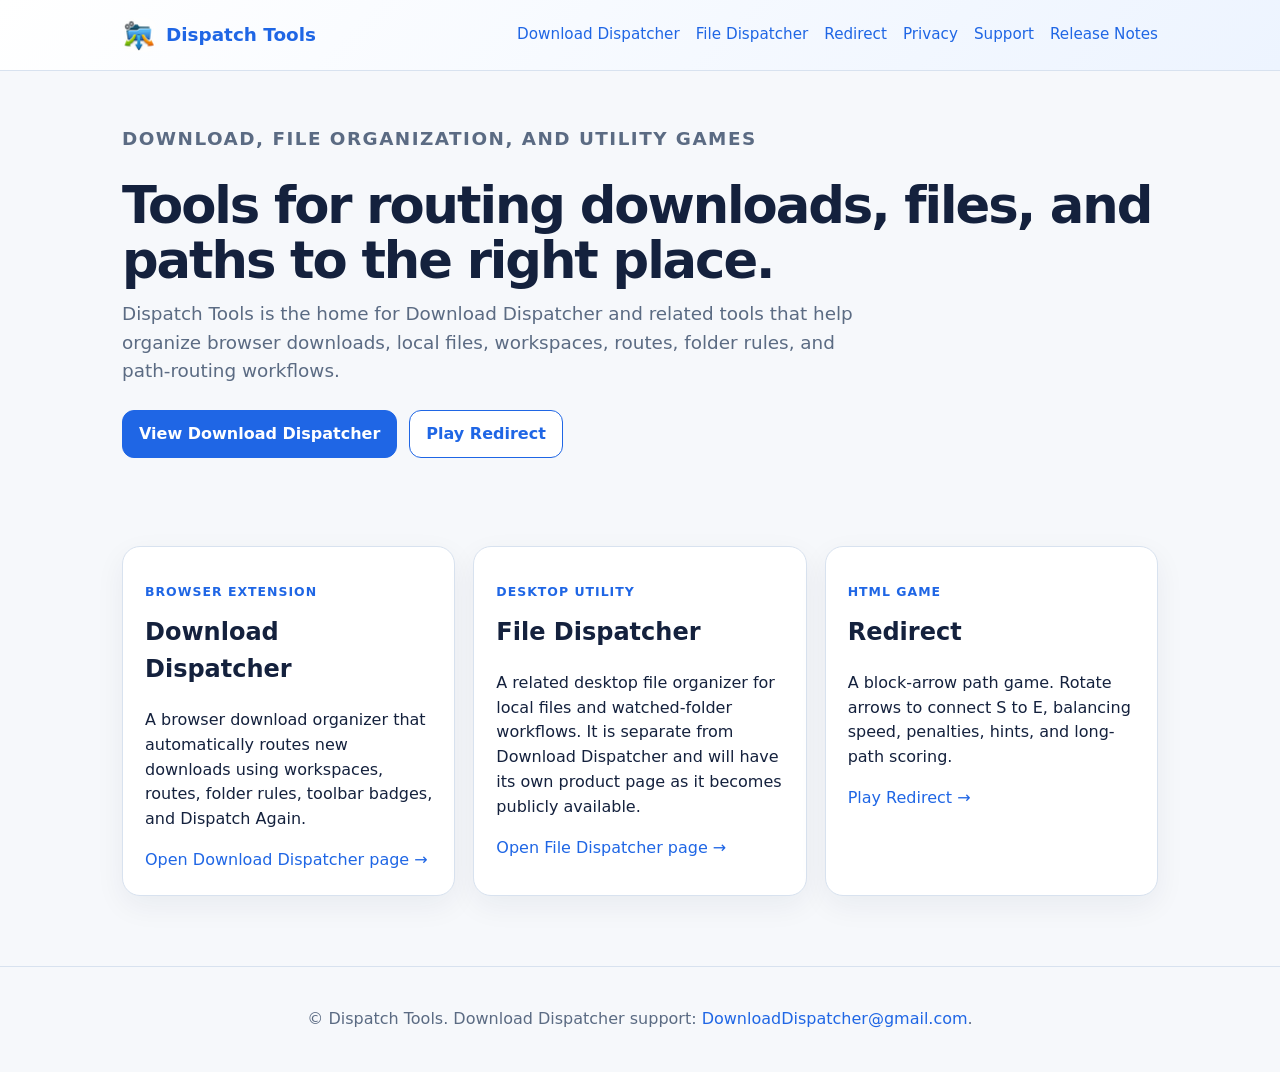
<file: index.html>
<!doctype html>
<html lang="en">
<head>
<meta charset="utf-8">
<meta name="viewport" content="width=device-width, initial-scale=1">
<title>Dispatch Tools</title>
<meta name="description" content="Dispatch Tools — home of Download Dispatcher, Redirect, and related file organization tools.">
<link rel="icon" type="image/png" href="assets/dd-icon32.png">
<link rel="apple-touch-icon" href="assets/dd-icon128.png">
<link rel="stylesheet" href="styles.css">
</head>
<body>
<header><div class="nav"><a class="brand" href="index.html"><span class="logo"><img src="assets/dd-icon32.png" alt="Download Dispatcher icon"></span><span>Dispatch Tools</span></a><nav class="navlinks"><a href="download-dispatcher.html">Download Dispatcher</a><a href="file-dispatcher.html">File Dispatcher</a><a href="redirect/">Redirect</a><a href="privacy.html">Privacy</a><a href="support.html">Support</a><a href="release-notes.html">Release Notes</a></nav></div></header>

<section class="hero"><p class="kicker">Download, file organization, and utility games</p><h1>Tools for routing downloads, files, and paths to the right place.</h1><p>Dispatch Tools is the home for Download Dispatcher and related tools that help organize browser downloads, local files, workspaces, routes, folder rules, and path-routing workflows.</p><div class="actions"><a class="button" href="download-dispatcher.html">View Download Dispatcher</a><a class="button secondary" href="redirect/">Play Redirect</a></div></section>
<main>
  <section class="grid">
    <article class="card">
      <p class="kicker">Browser extension</p>
      <h2>Download Dispatcher</h2>
      <p>A browser download organizer that automatically routes new downloads using workspaces, routes, folder rules, toolbar badges, and Dispatch Again.</p>
      <p><a href="download-dispatcher.html">Open Download Dispatcher page →</a></p>
    </article>
    <article class="card">
      <p class="kicker">Desktop utility</p>
      <h2>File Dispatcher</h2>
      <p>A related desktop file organizer for local files and watched-folder workflows. It is separate from Download Dispatcher and will have its own product page as it becomes publicly available.</p>
      <p><a href="file-dispatcher.html">Open File Dispatcher page →</a></p>
    </article>
    <article class="card">
      <p class="kicker">HTML game</p>
      <h2>Redirect</h2>
      <p>A block-arrow path game. Rotate arrows to connect S to E, balancing speed, penalties, hints, and long-path scoring.</p>
      <p><a href="redirect/">Play Redirect →</a></p>
    </article>
  </section>
</main>

<footer><p>© Dispatch Tools. Download Dispatcher support: <a href="mailto:DownloadDispatcher@gmail.com">DownloadDispatcher@gmail.com</a>.</p></footer>
</body>
</html>
</file>
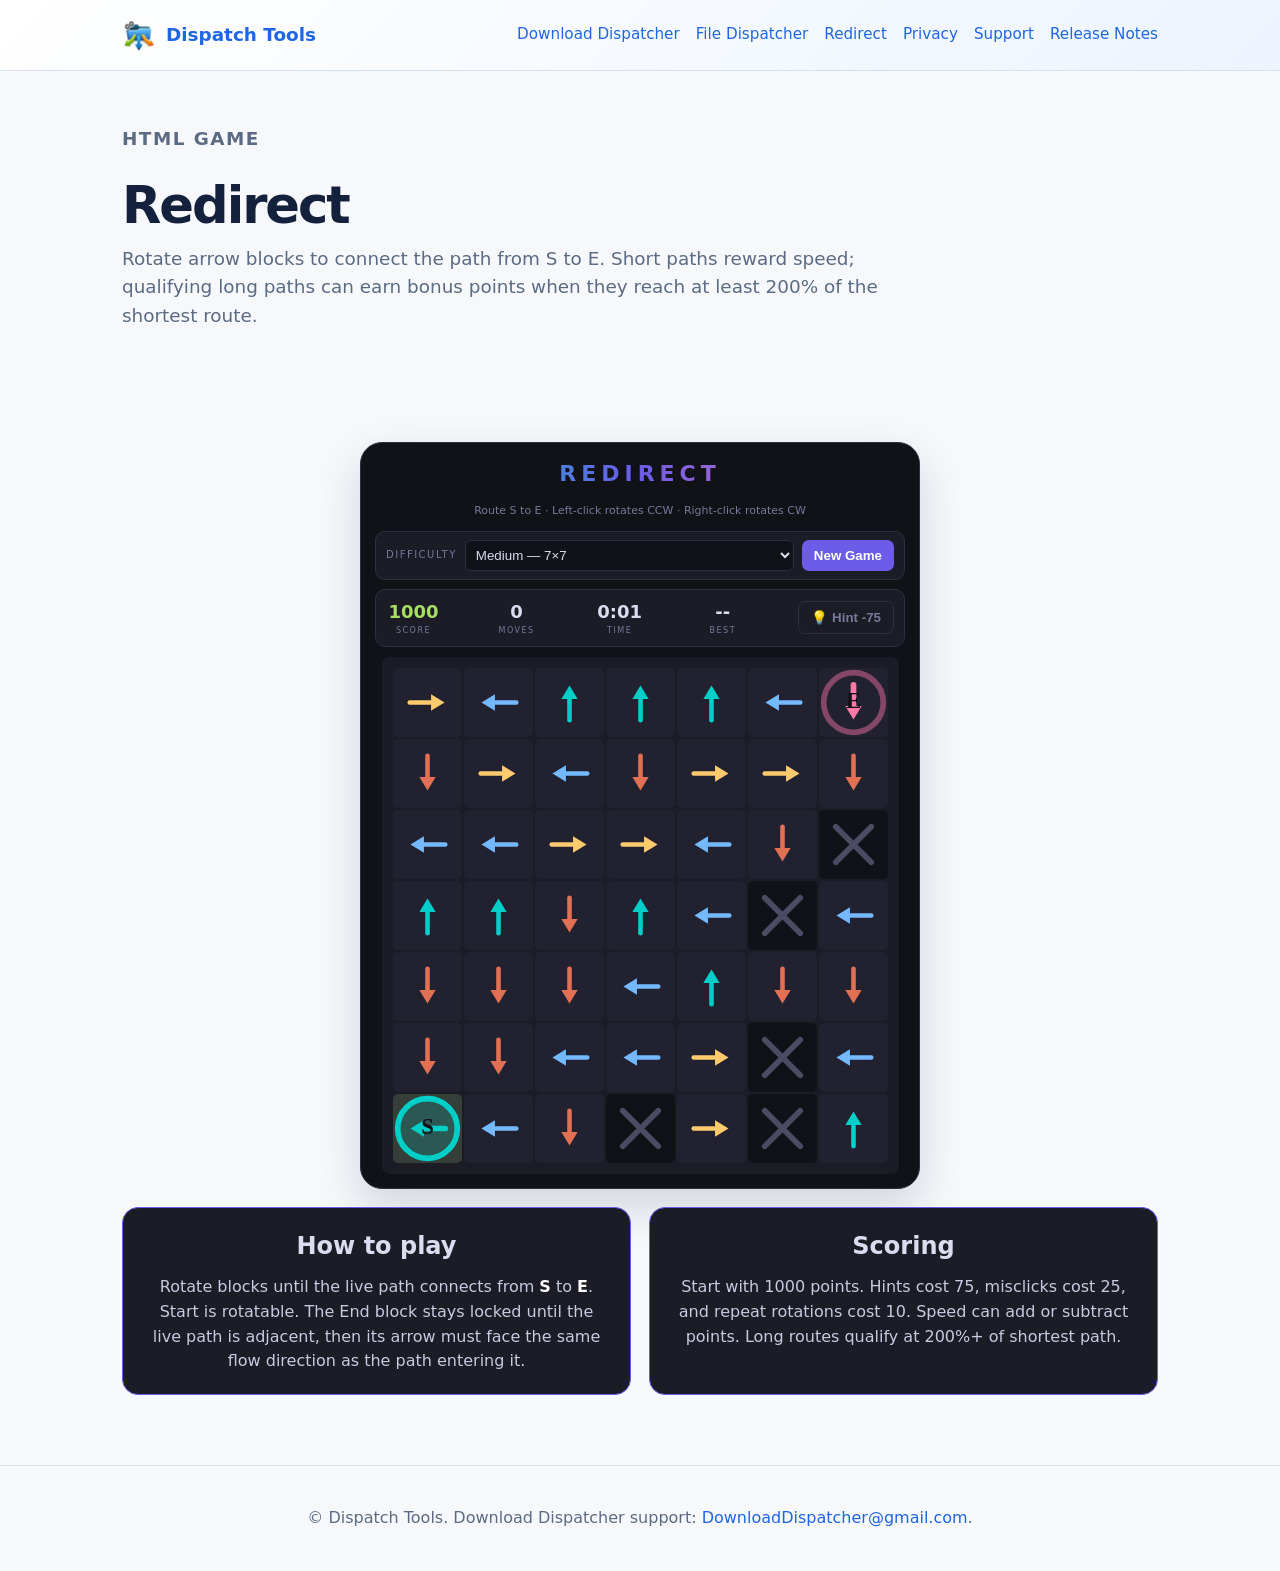
<file: redirect/index.html>
<!doctype html>
<html lang='en'>
<head>
<meta charset='utf-8'>
<meta name='viewport' content='width=device-width, initial-scale=1'>
<title>Redirect — Dispatch Tools</title>
<meta name='description' content='Redirect is a browser-playable block arrow path game from Dispatch Tools.'>
<link rel='icon' type='image/png' href='../assets/dd-icon32.png'>
<link rel='apple-touch-icon' href='../assets/dd-icon128.png'>
<link rel='stylesheet' href='../styles.css'>
<style>
.game-wrap{max-width:560px;margin:0 auto;background:#111118;border:1px solid #2e2e42;border-radius:22px;box-shadow:0 18px 45px rgba(20,33,61,.16);padding:14px;color:#dcdcf0;font-family:Segoe UI,system-ui,sans-serif;user-select:none}.game-head{text-align:center}.game-head h2{margin:0;font-size:22px;letter-spacing:5px;background:linear-gradient(90deg,#00cec9,#6c5ce7,#fd79a8);-webkit-background-clip:text;-webkit-text-fill-color:transparent}.tag{font-size:11px;color:#77789a}.bar,.scores{display:flex;gap:8px;align-items:center;background:#1c1c27;border:1px solid #2e2e42;border-radius:10px;padding:8px 10px;margin-top:9px;flex-wrap:wrap}.bar label{font-size:10px;text-transform:uppercase;letter-spacing:1.5px;color:#77789a}.bar select{flex:1;min-width:140px;background:#111118;color:#dcdcf0;border:1px solid #2e2e42;border-radius:6px;padding:6px}.btn{background:#6c5ce7;color:white;border:0;border-radius:7px;padding:8px 12px;font-weight:800;cursor:pointer}.hint{background:transparent;color:#77789a;border:1px solid #2e2e42}.hint.on{color:#a8e063;border-color:#a8e063}.scores{justify-content:space-between}.stat{text-align:center;min-width:55px}.val{font-size:18px;font-weight:900;color:#dcdcf0}.score .val{color:#a8e063}.lbl{font-size:8px;letter-spacing:1.5px;color:#77789a;text-transform:uppercase}.board{display:flex;justify-content:center;margin-top:10px}canvas{border-radius:8px;max-width:100%;background:#1c1c27;cursor:pointer;touch-action:manipulation}.win{position:fixed;inset:0;background:rgba(10,10,18,.88);display:none;align-items:center;justify-content:center;z-index:10}.win.show{display:flex}.card{background:#1c1c27;border:1px solid #6c5ce7;border-radius:16px;padding:24px 34px;text-align:center;box-shadow:0 0 50px rgba(108,92,231,.35);max-width:92vw}.card h2{margin:0 0 12px}.details{color:#77789a;line-height:1.9;font-size:13px}.details strong{color:#dcdcf0}.dim,.lp{color:#77789a;font-weight:400}.game-info{margin-top:18px}.game-info .info-card{background:#1c1c27!important;border:1px solid #6c5ce7!important;border-radius:16px;padding:20px 24px;text-align:center;box-shadow:none;color:#dcdcf0!important}.game-info .info-card h2{color:#dcdcf0!important;margin:0 0 10px;font-size:24px}.game-info .info-card p{color:#c9c9df!important;line-height:1.55;margin:0;font-size:16px}.game-info .info-card strong{color:#ffffff!important}@media(max-width:520px){.game-wrap{padding:10px;border-radius:16px}.bar,.scores{gap:6px;padding:7px}.btn{padding:7px 9px}.stat{min-width:48px}.game-head h2{font-size:20px}.game-info{display:block}.game-info .info-card{margin:0 0 16px;padding:18px 20px}.game-info .info-card h2{font-size:22px}.game-info .info-card p{font-size:15px;line-height:1.5}}
</style>
</head>
<body>
<header><div class='nav'><a class='brand' href='../index.html'><span class='logo'><img src='../assets/dd-icon32.png' alt='Download Dispatcher icon'></span><span>Dispatch Tools</span></a><nav class='navlinks'><a href='../download-dispatcher.html'>Download Dispatcher</a><a href='../file-dispatcher.html'>File Dispatcher</a><a href='./'>Redirect</a><a href='../privacy.html'>Privacy</a><a href='../support.html'>Support</a><a href='../release-notes.html'>Release Notes</a></nav></div></header>
<section class='hero'><p class='kicker'>HTML game</p><h1>Redirect</h1><p>Rotate arrow blocks to connect the path from S to E. Short paths reward speed; qualifying long paths can earn bonus points when they reach at least 200% of the shortest route.</p></section>
<main>
<section class='game-wrap'>
<div class='game-head'><h2>REDIRECT</h2><p class='tag'>Route S to E · Left-click rotates CCW · Right-click rotates CW</p></div>
<div class='bar'><label for='diff'>Difficulty</label><select id='diff'><option value='easy'>Easy — 5×5</option><option value='medium' selected>Medium — 7×7</option><option value='hard'>Hard — 10×10</option><option value='expert'>Expert — 13×13</option></select><button id='new' class='btn'>New Game</button></div>
<div class='scores'><div class='stat score'><div id='score' class='val'>1000</div><div class='lbl'>Score</div></div><div class='stat'><div id='moves' class='val'>0</div><div class='lbl'>Moves</div></div><div class='stat'><div id='time' class='val'>0:00</div><div class='lbl'>Time</div></div><div class='stat'><div id='best' class='val'>--</div><div class='lbl'>Best</div></div><button id='hint' class='btn hint' title='Show next move (-75)'>💡 Hint -75</button></div>
<div class='board'><canvas id='c'></canvas></div>
</section>
<section class='grid two game-info'><article class='info-card'><h2>How to play</h2><p>Rotate blocks until the live path connects from <strong>S</strong> to <strong>E</strong>. Start is rotatable. The End block stays locked until the live path is adjacent, then its arrow must face the same flow direction as the path entering it.</p></article><article class='info-card'><h2>Scoring</h2><p>Start with 1000 points. Hints cost 75, misclicks cost 25, and repeat rotations cost 10. Speed can add or subtract points. Long routes qualify at 200%+ of shortest path.</p></article></section>
</main>
<div id='win' class='win'><div class='card'><div style='font-size:44px'>🎉</div><h2>Path Complete!</h2><div id='stats' class='details'></div><button id='next' class='btn'>New Puzzle</button></div></div>
<footer><p>© Dispatch Tools. Download Dispatcher support: <a href='mailto:DownloadDispatcher@gmail.com'>DownloadDispatcher@gmail.com</a>.</p></footer>
<script src='game.js'></script>
</body>
</html>
</file>
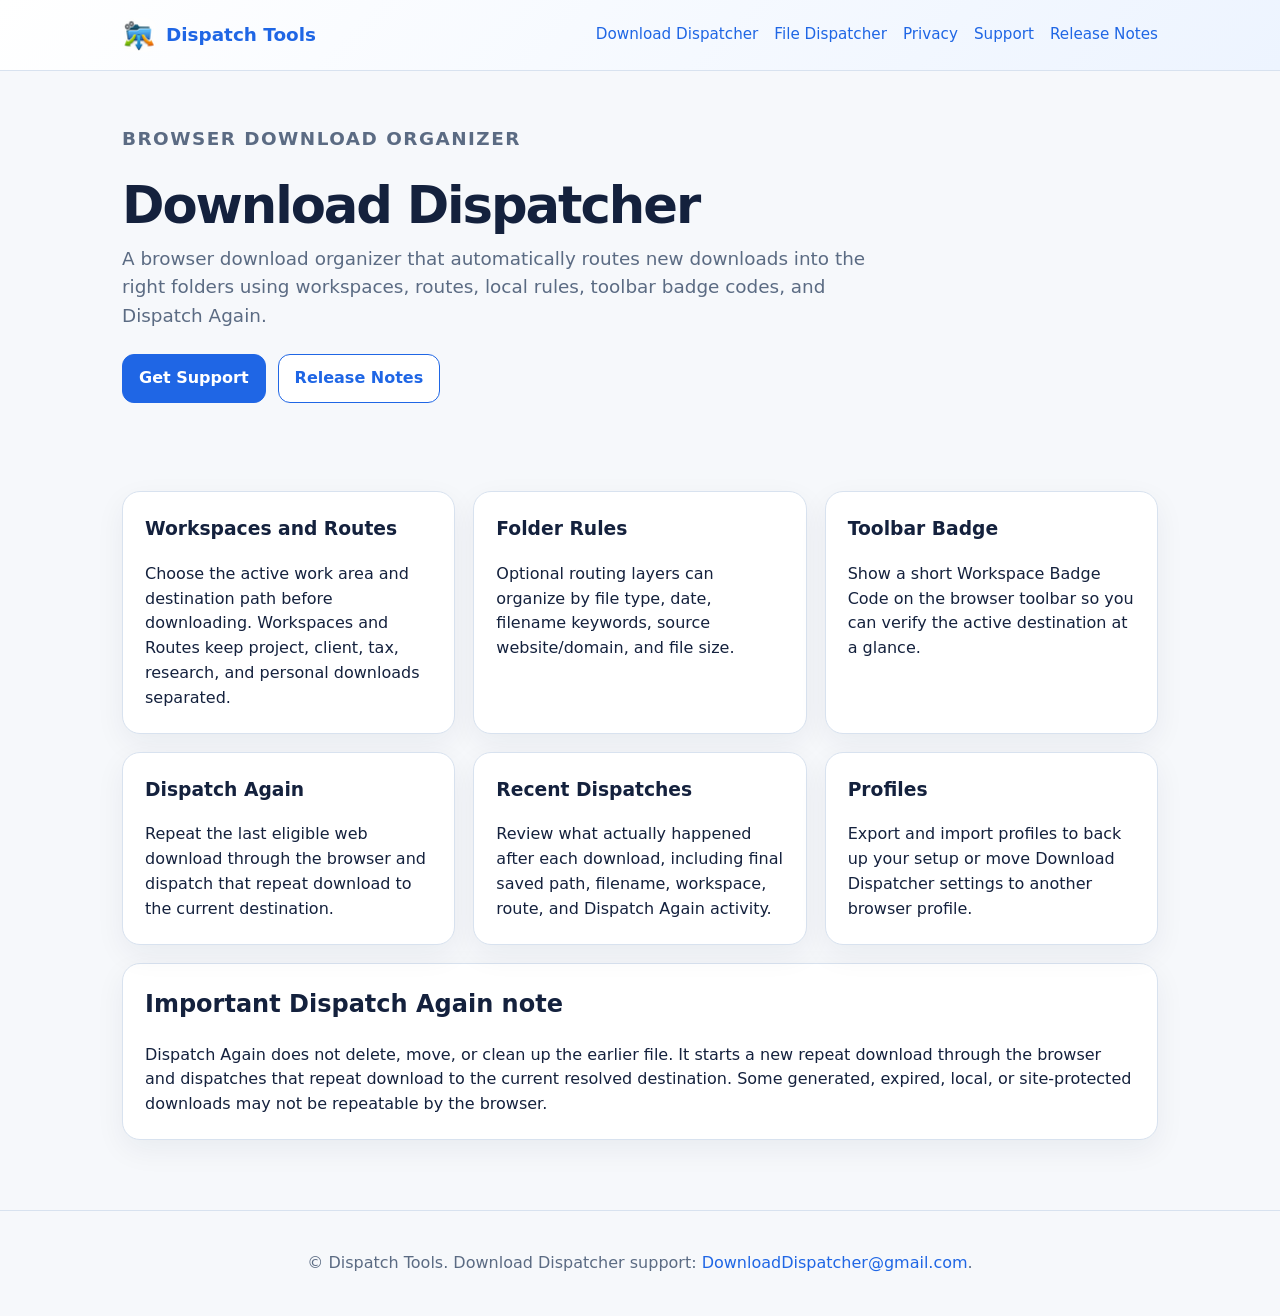
<file: download-dispatcher.html>
<!doctype html>
<html lang="en">
<head>
<meta charset="utf-8">
<meta name="viewport" content="width=device-width, initial-scale=1">
<title>Download Dispatcher — Browser Download Organizer</title>
<meta name="description" content="Download Dispatcher automatically organizes browser downloads with workspaces, routes, folder rules, toolbar badges, and Dispatch Again.">
<link rel="icon" type="image/png" href="assets/dd-icon32.png">
<link rel="apple-touch-icon" href="assets/dd-icon128.png">
<link rel="stylesheet" href="styles.css">
</head>
<body>
<header><div class="nav"><a class="brand" href="index.html"><span class="logo"><img src="assets/dd-icon32.png" alt="Download Dispatcher icon"></span><span>Dispatch Tools</span></a><nav class="navlinks"><a href="download-dispatcher.html">Download Dispatcher</a><a href="file-dispatcher.html">File Dispatcher</a><a href="privacy.html">Privacy</a><a href="support.html">Support</a><a href="release-notes.html">Release Notes</a></nav></div></header>

<section class="hero"><p class="kicker">Browser download organizer</p><h1>Download Dispatcher</h1><p>A browser download organizer that automatically routes new downloads into the right folders using workspaces, routes, local rules, toolbar badge codes, and Dispatch Again.</p><div class="actions"><a class="button" href="support.html">Get Support</a><a class="button secondary" href="release-notes.html">Release Notes</a></div></section>
<main><section class="grid"><article class="card"><h3>Workspaces and Routes</h3><p>Choose the active work area and destination path before downloading. Workspaces and Routes keep project, client, tax, research, and personal downloads separated.</p></article><article class="card"><h3>Folder Rules</h3><p>Optional routing layers can organize by file type, date, filename keywords, source website/domain, and file size.</p></article><article class="card"><h3>Toolbar Badge</h3><p>Show a short Workspace Badge Code on the browser toolbar so you can verify the active destination at a glance.</p></article><article class="card"><h3>Dispatch Again</h3><p>Repeat the last eligible web download through the browser and dispatch that repeat download to the current destination.</p></article><article class="card"><h3>Recent Dispatches</h3><p>Review what actually happened after each download, including final saved path, filename, workspace, route, and Dispatch Again activity.</p></article><article class="card"><h3>Profiles</h3><p>Export and import profiles to back up your setup or move Download Dispatcher settings to another browser profile.</p></article></section><section class="card" style="margin-top:18px"><h2>Important Dispatch Again note</h2><p>Dispatch Again does not delete, move, or clean up the earlier file. It starts a new repeat download through the browser and dispatches that repeat download to the current resolved destination. Some generated, expired, local, or site-protected downloads may not be repeatable by the browser.</p></section></main>

<footer><p>© Dispatch Tools. Download Dispatcher support: <a href="mailto:DownloadDispatcher@gmail.com">DownloadDispatcher@gmail.com</a>.</p></footer>
</body>
</html>
</file>
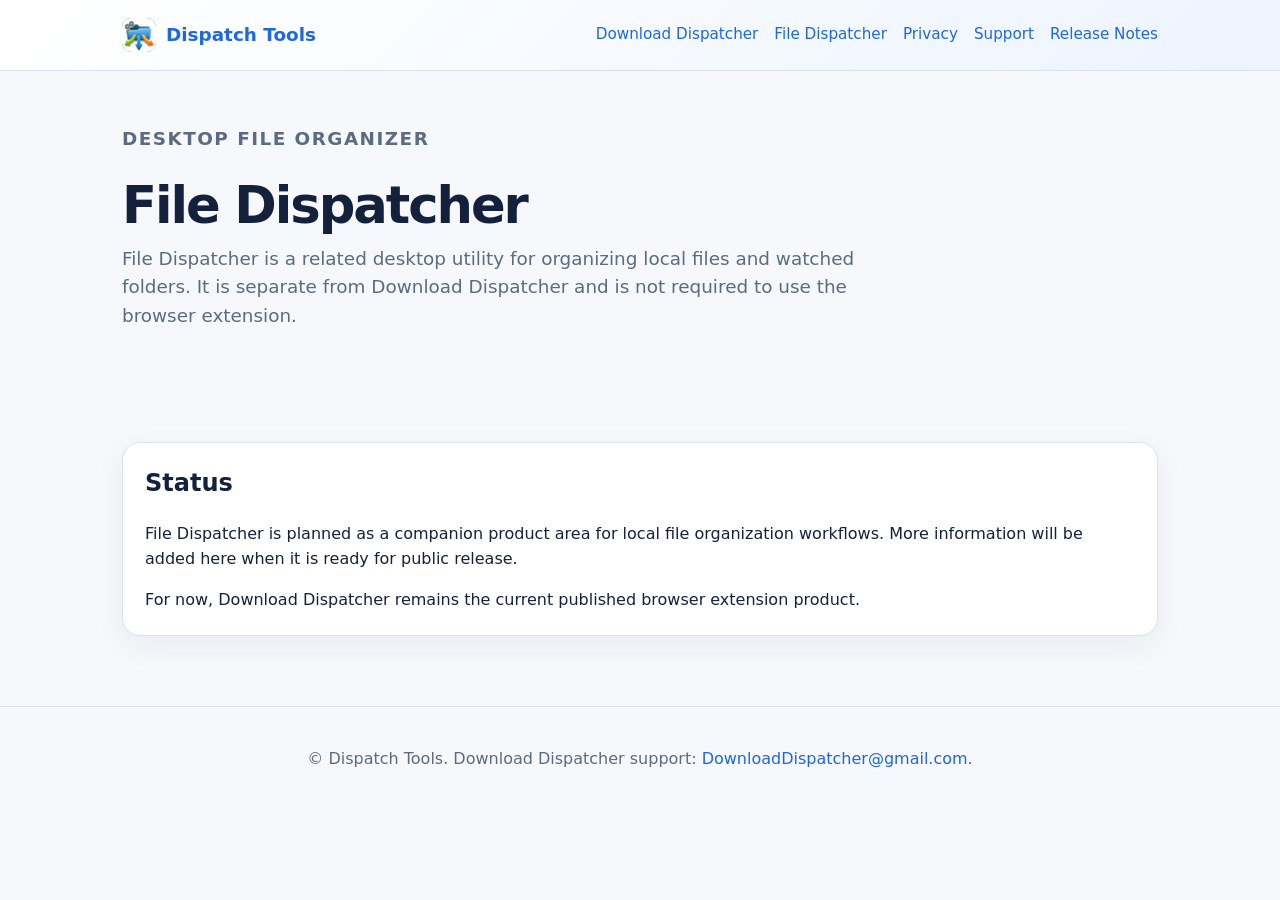
<file: file-dispatcher.html>
<!doctype html>
<html lang="en">
<head>
<meta charset="utf-8">
<meta name="viewport" content="width=device-width, initial-scale=1">
<title>File Dispatcher</title>
<meta name="description" content="File Dispatcher is a future Dispatch Tools desktop utility for local file organization workflows.">
<link rel="icon" type="image/png" href="assets/dd-icon32.png">
<link rel="apple-touch-icon" href="assets/dd-icon128.png">
<link rel="stylesheet" href="styles.css">
</head>
<body>
<header><div class="nav"><a class="brand" href="index.html"><span class="logo"><img src="assets/dd-icon32.png" alt="Download Dispatcher icon"></span><span>Dispatch Tools</span></a><nav class="navlinks"><a href="download-dispatcher.html">Download Dispatcher</a><a href="file-dispatcher.html">File Dispatcher</a><a href="privacy.html">Privacy</a><a href="support.html">Support</a><a href="release-notes.html">Release Notes</a></nav></div></header>

<section class="hero"><p class="kicker">Desktop file organizer</p><h1>File Dispatcher</h1><p>File Dispatcher is a related desktop utility for organizing local files and watched folders. It is separate from Download Dispatcher and is not required to use the browser extension.</p></section><main><section class="card"><h2>Status</h2><p>File Dispatcher is planned as a companion product area for local file organization workflows. More information will be added here when it is ready for public release.</p><p>For now, Download Dispatcher remains the current published browser extension product.</p></section></main>

<footer><p>© Dispatch Tools. Download Dispatcher support: <a href="mailto:DownloadDispatcher@gmail.com">DownloadDispatcher@gmail.com</a>.</p></footer>
</body>
</html>
</file>
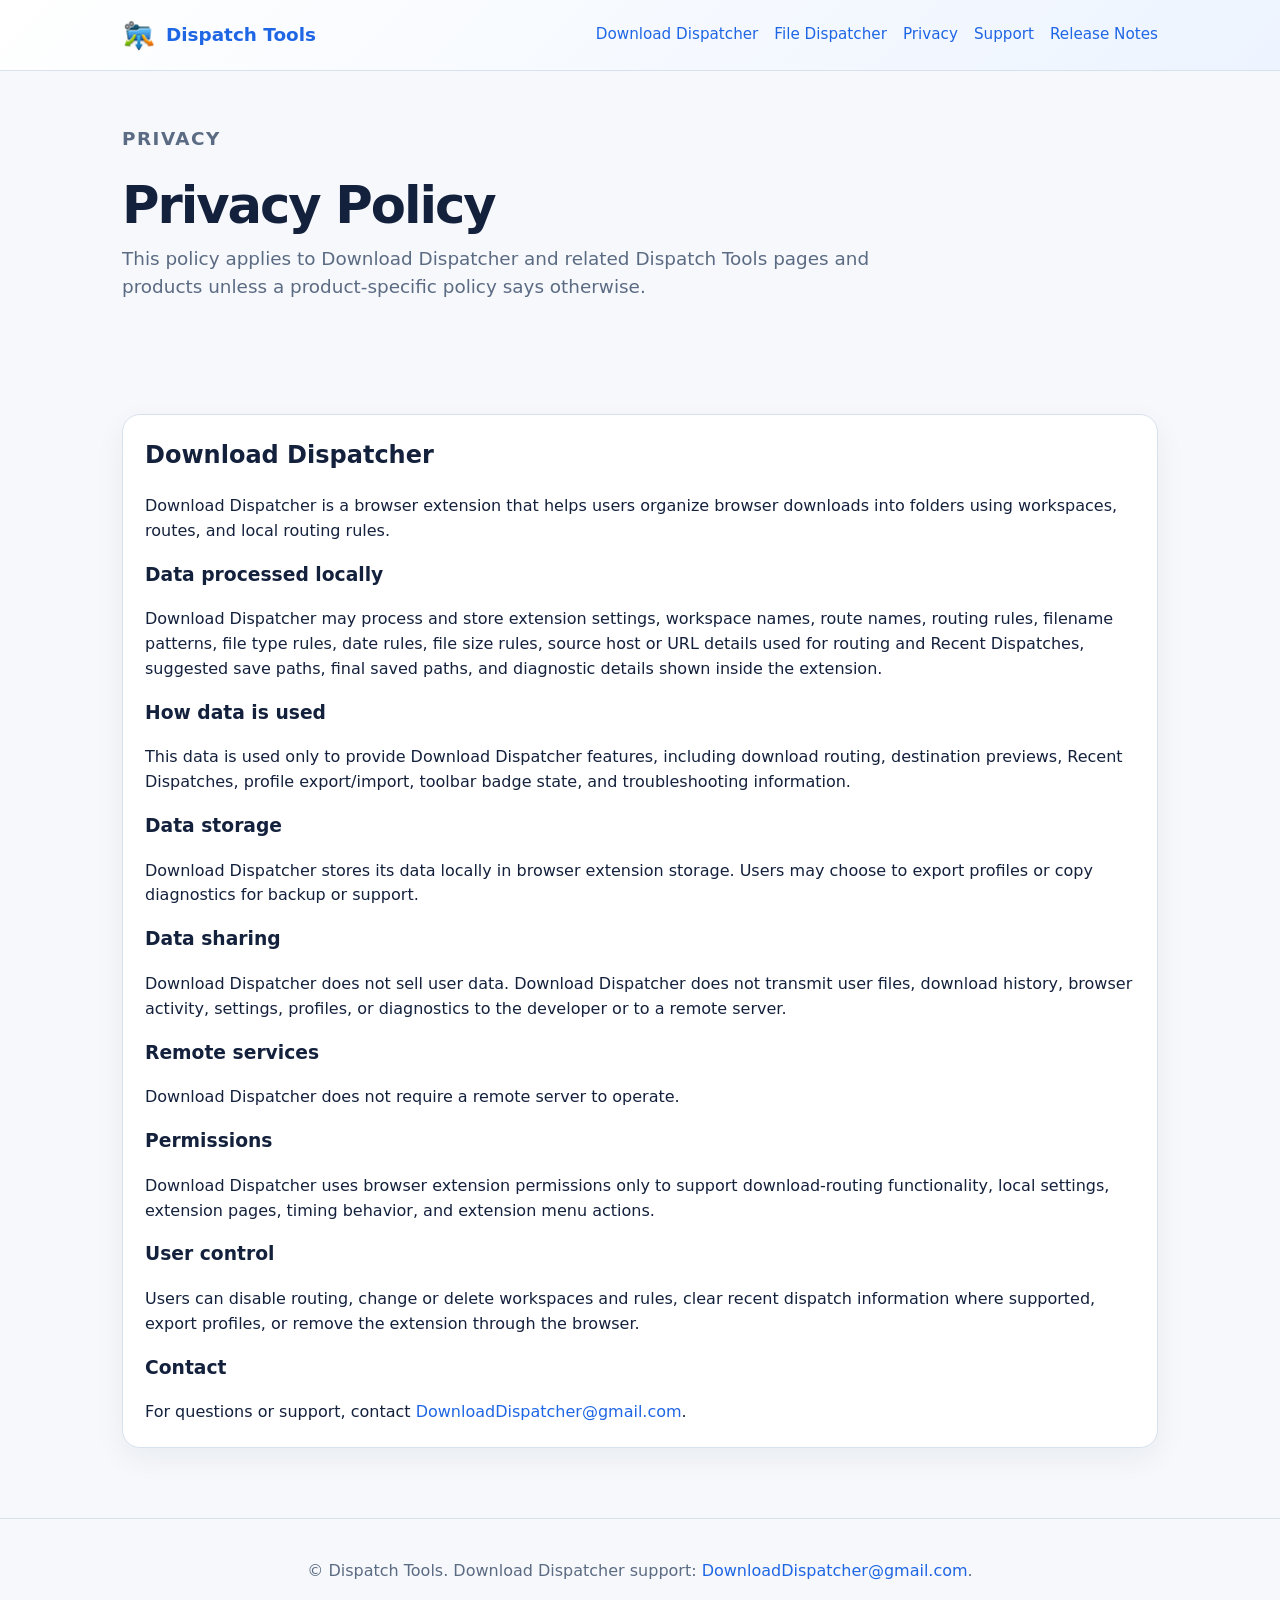
<file: privacy.html>
<!doctype html>
<html lang="en">
<head>
<meta charset="utf-8">
<meta name="viewport" content="width=device-width, initial-scale=1">
<title>Privacy Policy — Dispatch Tools</title>
<meta name="description" content="Privacy Policy for Download Dispatcher and Dispatch Tools.">
<link rel="icon" type="image/png" href="assets/dd-icon32.png">
<link rel="apple-touch-icon" href="assets/dd-icon128.png">
<link rel="stylesheet" href="styles.css">
</head>
<body>
<header><div class="nav"><a class="brand" href="index.html"><span class="logo"><img src="assets/dd-icon32.png" alt="Download Dispatcher icon"></span><span>Dispatch Tools</span></a><nav class="navlinks"><a href="download-dispatcher.html">Download Dispatcher</a><a href="file-dispatcher.html">File Dispatcher</a><a href="privacy.html">Privacy</a><a href="support.html">Support</a><a href="release-notes.html">Release Notes</a></nav></div></header>

<section class="hero"><p class="kicker">Privacy</p><h1>Privacy Policy</h1><p>This policy applies to Download Dispatcher and related Dispatch Tools pages and products unless a product-specific policy says otherwise.</p></section>
<main><section class="card"><h2>Download Dispatcher</h2><p>Download Dispatcher is a browser extension that helps users organize browser downloads into folders using workspaces, routes, and local routing rules.</p><h3>Data processed locally</h3><p>Download Dispatcher may process and store extension settings, workspace names, route names, routing rules, filename patterns, file type rules, date rules, file size rules, source host or URL details used for routing and Recent Dispatches, suggested save paths, final saved paths, and diagnostic details shown inside the extension.</p><h3>How data is used</h3><p>This data is used only to provide Download Dispatcher features, including download routing, destination previews, Recent Dispatches, profile export/import, toolbar badge state, and troubleshooting information.</p><h3>Data storage</h3><p>Download Dispatcher stores its data locally in browser extension storage. Users may choose to export profiles or copy diagnostics for backup or support.</p><h3>Data sharing</h3><p>Download Dispatcher does not sell user data. Download Dispatcher does not transmit user files, download history, browser activity, settings, profiles, or diagnostics to the developer or to a remote server.</p><h3>Remote services</h3><p>Download Dispatcher does not require a remote server to operate.</p><h3>Permissions</h3><p>Download Dispatcher uses browser extension permissions only to support download-routing functionality, local settings, extension pages, timing behavior, and extension menu actions.</p><h3>User control</h3><p>Users can disable routing, change or delete workspaces and rules, clear recent dispatch information where supported, export profiles, or remove the extension through the browser.</p><h3>Contact</h3><p>For questions or support, contact <a href="mailto:DownloadDispatcher@gmail.com">DownloadDispatcher@gmail.com</a>.</p></section></main>

<footer><p>© Dispatch Tools. Download Dispatcher support: <a href="mailto:DownloadDispatcher@gmail.com">DownloadDispatcher@gmail.com</a>.</p></footer>
</body>
</html>
</file>
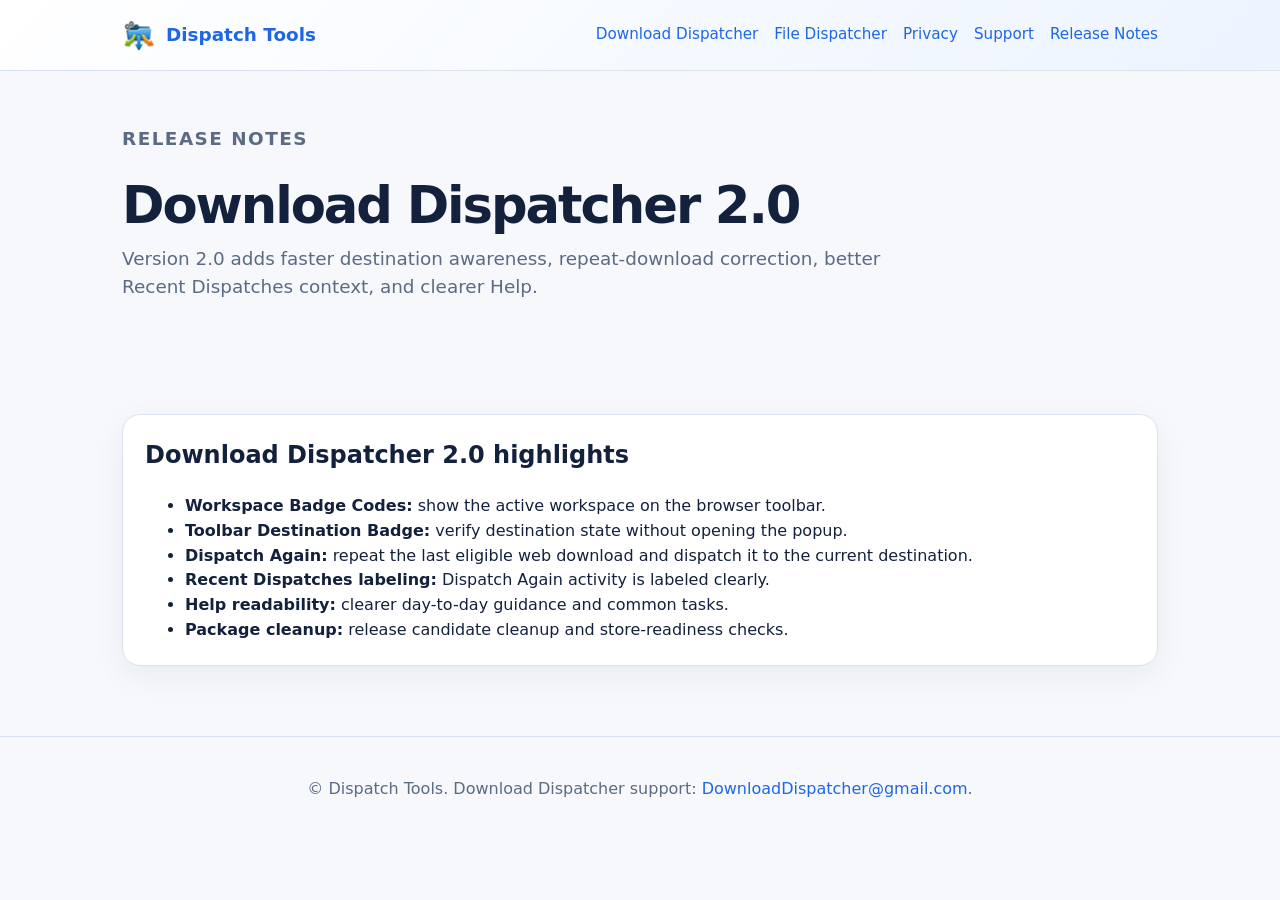
<file: release-notes.html>
<!doctype html>
<html lang="en">
<head>
<meta charset="utf-8">
<meta name="viewport" content="width=device-width, initial-scale=1">
<title>Release Notes — Dispatch Tools</title>
<meta name="description" content="Release notes for Download Dispatcher.">
<link rel="icon" type="image/png" href="assets/dd-icon32.png">
<link rel="apple-touch-icon" href="assets/dd-icon128.png">
<link rel="stylesheet" href="styles.css">
</head>
<body>
<header><div class="nav"><a class="brand" href="index.html"><span class="logo"><img src="assets/dd-icon32.png" alt="Download Dispatcher icon"></span><span>Dispatch Tools</span></a><nav class="navlinks"><a href="download-dispatcher.html">Download Dispatcher</a><a href="file-dispatcher.html">File Dispatcher</a><a href="privacy.html">Privacy</a><a href="support.html">Support</a><a href="release-notes.html">Release Notes</a></nav></div></header>

<section class="hero"><p class="kicker">Release notes</p><h1>Download Dispatcher 2.0</h1><p>Version 2.0 adds faster destination awareness, repeat-download correction, better Recent Dispatches context, and clearer Help.</p></section>
<main><section class="card"><h2>Download Dispatcher 2.0 highlights</h2><ul><li><strong>Workspace Badge Codes:</strong> show the active workspace on the browser toolbar.</li><li><strong>Toolbar Destination Badge:</strong> verify destination state without opening the popup.</li><li><strong>Dispatch Again:</strong> repeat the last eligible web download and dispatch it to the current destination.</li><li><strong>Recent Dispatches labeling:</strong> Dispatch Again activity is labeled clearly.</li><li><strong>Help readability:</strong> clearer day-to-day guidance and common tasks.</li><li><strong>Package cleanup:</strong> release candidate cleanup and store-readiness checks.</li></ul></section></main>

<footer><p>© Dispatch Tools. Download Dispatcher support: <a href="mailto:DownloadDispatcher@gmail.com">DownloadDispatcher@gmail.com</a>.</p></footer>
</body>
</html>
</file>
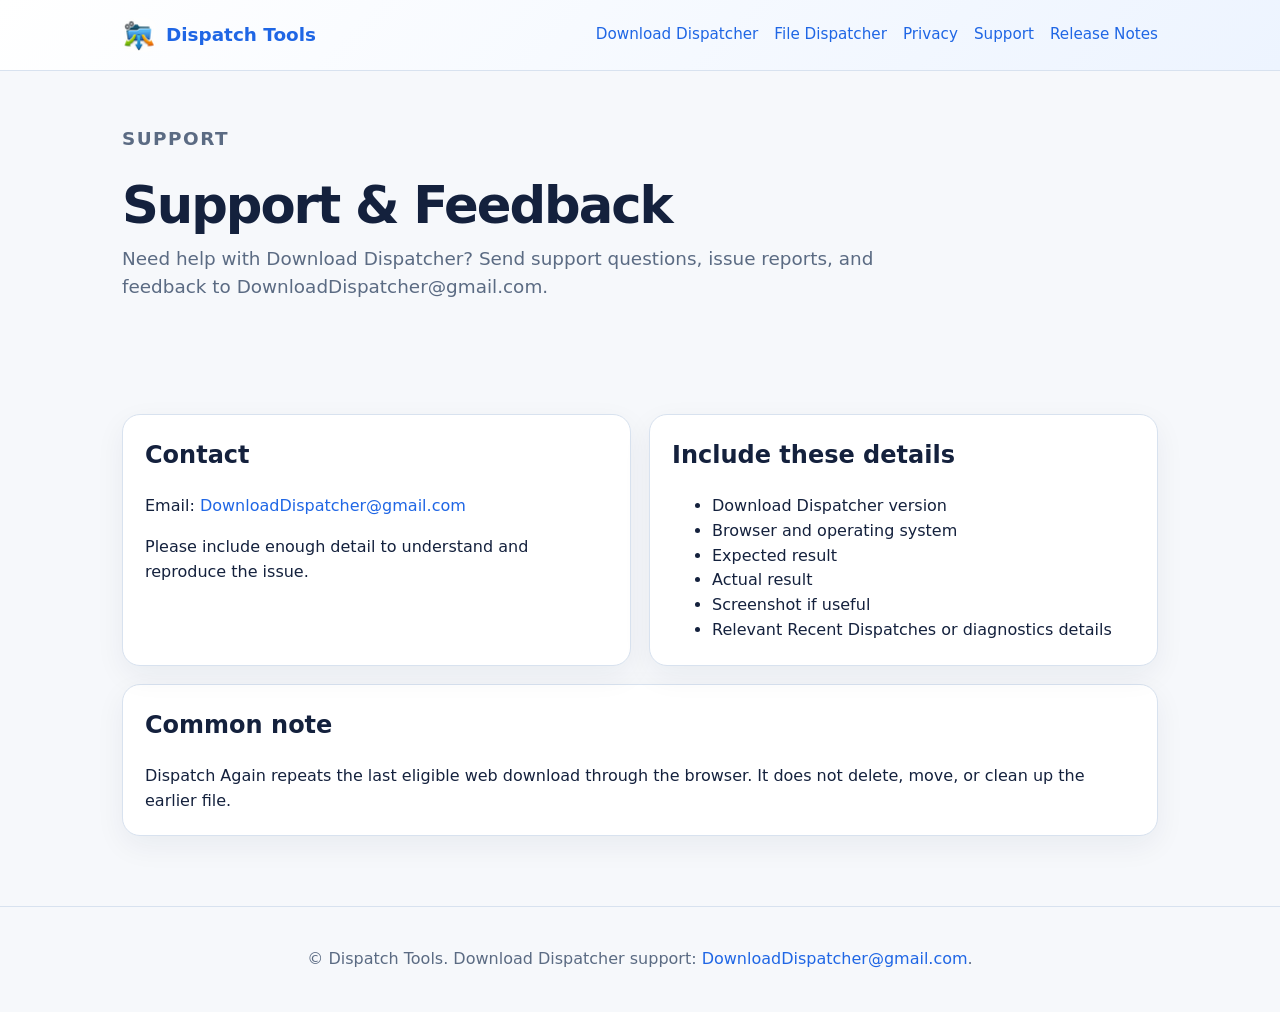
<file: support.html>
<!doctype html>
<html lang="en">
<head>
<meta charset="utf-8">
<meta name="viewport" content="width=device-width, initial-scale=1">
<title>Support — Dispatch Tools</title>
<meta name="description" content="Support and feedback for Download Dispatcher.">
<link rel="icon" type="image/png" href="assets/dd-icon32.png">
<link rel="apple-touch-icon" href="assets/dd-icon128.png">
<link rel="stylesheet" href="styles.css">
</head>
<body>
<header><div class="nav"><a class="brand" href="index.html"><span class="logo"><img src="assets/dd-icon32.png" alt="Download Dispatcher icon"></span><span>Dispatch Tools</span></a><nav class="navlinks"><a href="download-dispatcher.html">Download Dispatcher</a><a href="file-dispatcher.html">File Dispatcher</a><a href="privacy.html">Privacy</a><a href="support.html">Support</a><a href="release-notes.html">Release Notes</a></nav></div></header>

<section class="hero"><p class="kicker">Support</p><h1>Support & Feedback</h1><p>Need help with Download Dispatcher? Send support questions, issue reports, and feedback to DownloadDispatcher@gmail.com.</p></section>
<main><section class="grid two"><article class="card"><h2>Contact</h2><p>Email: <a href="mailto:DownloadDispatcher@gmail.com">DownloadDispatcher@gmail.com</a></p><p>Please include enough detail to understand and reproduce the issue.</p></article><article class="card"><h2>Include these details</h2><ul><li>Download Dispatcher version</li><li>Browser and operating system</li><li>Expected result</li><li>Actual result</li><li>Screenshot if useful</li><li>Relevant Recent Dispatches or diagnostics details</li></ul></article></section><section class="card" style="margin-top:18px"><h2>Common note</h2><p>Dispatch Again repeats the last eligible web download through the browser. It does not delete, move, or clean up the earlier file.</p></section></main>

<footer><p>© Dispatch Tools. Download Dispatcher support: <a href="mailto:DownloadDispatcher@gmail.com">DownloadDispatcher@gmail.com</a>.</p></footer>
</body>
</html>
</file>
<file: styles.css>
:root{--bg:#f6f8fb;--panel:#fff;--text:#14213d;--muted:#5b6b83;--line:#d8e2ef;--blue:#1f66e5;--blue-dark:#174db0;--chip:#edf3ff}
*{box-sizing:border-box}body{margin:0;font-family:system-ui,-apple-system,BlinkMacSystemFont,"Segoe UI",sans-serif;color:var(--text);background:var(--bg);line-height:1.55}a{color:var(--blue);text-decoration:none}a:hover{text-decoration:underline}
header{background:linear-gradient(135deg,#fff 0%,#edf4ff 100%);border-bottom:1px solid var(--line)}.nav{max-width:1080px;margin:0 auto;padding:18px 22px;display:flex;align-items:center;justify-content:space-between;gap:16px}.brand{display:flex;align-items:center;gap:10px;font-weight:800;font-size:1.15rem}.logo{width:34px;height:34px;border-radius:9px;background:var(--blue);color:#fff;display:grid;place-items:center;font-weight:900;overflow:hidden}.logo img{width:34px;height:34px;display:block}.navlinks{display:flex;gap:16px;flex-wrap:wrap;font-size:.95rem}
.hero{max-width:1080px;margin:0 auto;padding:54px 22px 58px}.hero h1{margin:0 0 12px;font-size:clamp(2rem,4vw,3.35rem);line-height:1.08;letter-spacing:-.04em}.hero p{max-width:760px;margin:0 0 24px;color:var(--muted);font-size:1.15rem}.actions{display:flex;gap:12px;flex-wrap:wrap;margin-top:24px}.button{display:inline-block;padding:11px 16px;border-radius:12px;background:var(--blue);color:#fff;font-weight:700;border:1px solid var(--blue)}.button:hover{background:var(--blue-dark);text-decoration:none}.button.secondary{background:#fff;color:var(--blue)}
main{max-width:1080px;margin:0 auto;padding:30px 22px 70px}.grid{display:grid;grid-template-columns:repeat(3,minmax(0,1fr));gap:18px}.two{grid-template-columns:repeat(2,minmax(0,1fr))}.card{background:var(--panel);border:1px solid var(--line);border-radius:18px;padding:22px;box-shadow:0 10px 30px rgba(20,33,61,.06)}.card h2,.card h3{margin-top:0}.card p:last-child,.card ul:last-child{margin-bottom:0}.kicker{color:var(--blue);font-weight:800;text-transform:uppercase;letter-spacing:.08em;font-size:.78rem}.chip{display:inline-block;background:var(--chip);color:var(--blue-dark);border:1px solid #cfe0ff;border-radius:999px;padding:4px 9px;font-weight:700;font-size:.82rem;margin:3px 4px 3px 0}footer{border-top:1px solid var(--line);padding:24px 22px;color:var(--muted);text-align:center}code{background:#eef2f7;padding:2px 5px;border-radius:6px}@media(max-width:800px){.nav{align-items:flex-start;flex-direction:column}.grid,.grid.two{grid-template-columns:1fr}}
</file>
